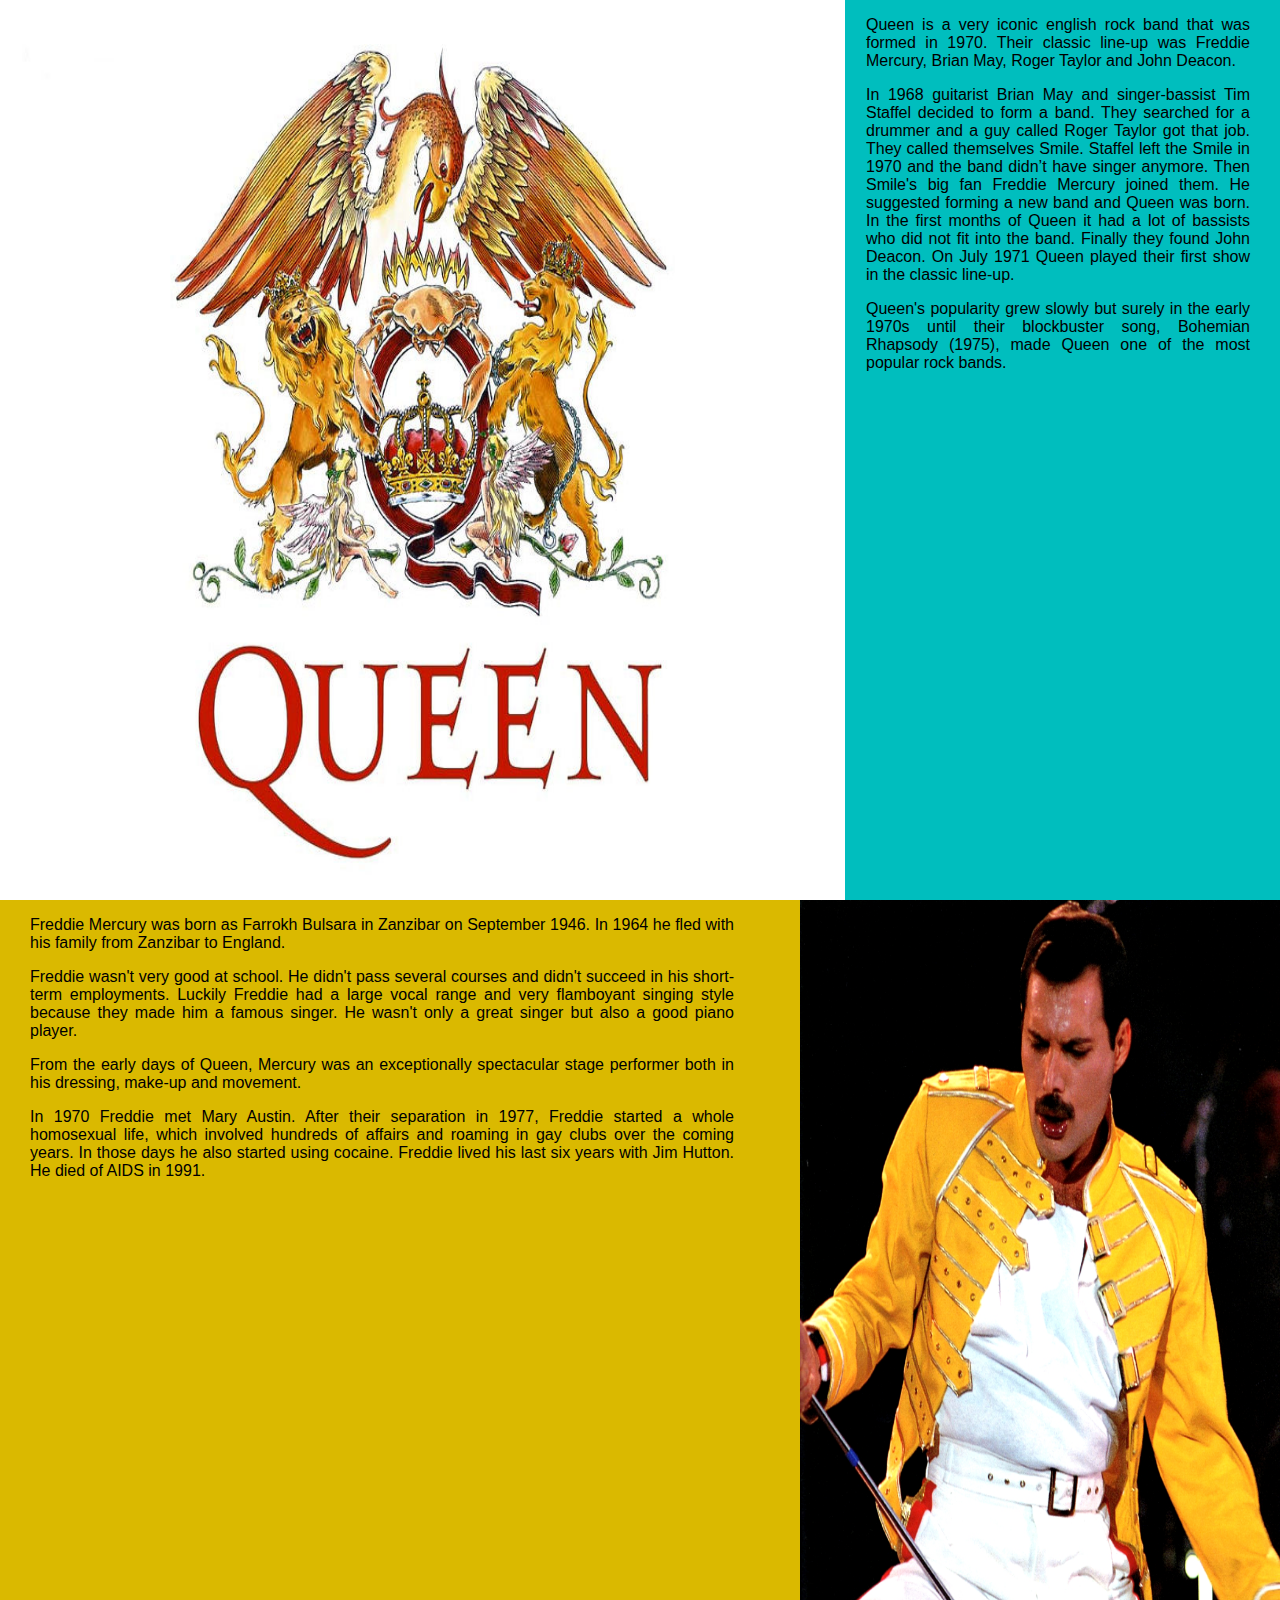
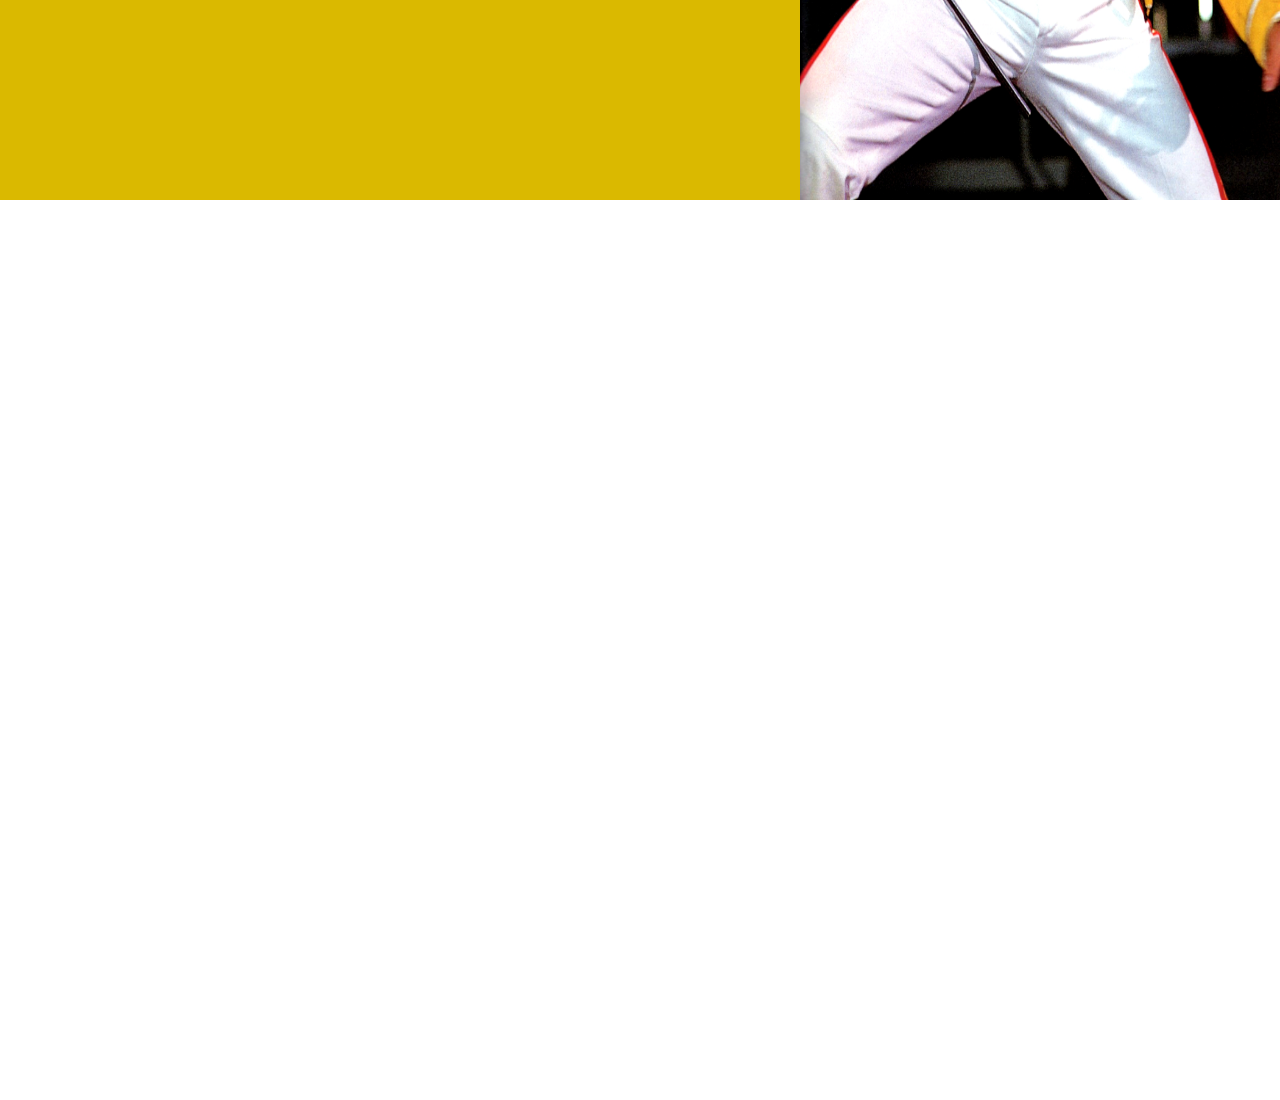
<file: index.htm>
<!DOCTYPE html>
<html>
<head>
    <meta charset="utf-8">
    <meta http-equiv="X-UA-Compatible" content="IE=edge">
    <title>Queen and Freddie</title>
    <meta name="viewport" content="width=device-width, initial-scale=1">
    <link rel="stylesheet" type="text/css" media="screen" href="main.css">
</head>
<body>
    <div id="queen-article">
        <div id="queen-logo"><img src="queen-logo.jpg" id="queen-logo-img"></div>
        <div id="queen-text">
            <p>
                Queen is a very iconic english rock band that was formed in 1970. 
                Their classic line-up was Freddie Mercury, Brian May, Roger Taylor and John Deacon.
            </p>
            <p>
                In 1968 guitarist Brian May and singer-bassist Tim Staffel decided to form a band. They 
                searched for a drummer and a guy called Roger Taylor got that job. They called themselves 
                Smile. Staffel left the Smile in 1970 and the band didn’t have singer anymore. 
                Then Smile's big fan Freddie Mercury joined them. He suggested forming a new band and 
                Queen was born. In the first months of Queen it had a lot of bassists who did not fit 
                into the band. Finally they found John Deacon. On July 1971 Queen played their first show 
                in the classic line-up.
            </p>
            <p>
                Queen's popularity grew slowly but surely in the early 1970s until their blockbuster 
                song, Bohemian Rhapsody (1975), made Queen one of the most popular rock bands.
            </p>
        </div>
    </div>
    <div id="fred-article">
        <div id="fred-text">
            <p>
                Freddie Mercury was born as Farrokh Bulsara in Zanzibar on September 1946. 
                In 1964 he fled with his family from Zanzibar to England.
            </p>
            <p>
                Freddie wasn't very good at school. He didn't pass several courses and didn't succeed in 
                his short-term employments. Luckily Freddie had a large vocal range and very flamboyant 
                singing style because they made him a famous singer. He wasn't only a great singer 
                but also a good piano player. 
            </p>
            <p>
                From the early days of Queen, Mercury was an exceptionally spectacular stage performer 
                both in his dressing, make-up and movement. 
            </p>
            <p>
                In 1970 Freddie met Mary Austin. After their separation in 1977, Freddie started a whole 
                homosexual life, which involved hundreds of affairs and roaming in gay clubs 
                over the coming years. In those days he also started using cocaine. Freddie lived his 
                last six years with Jim Hutton. He died of AIDS in 1991.
            </p>
        </div>
        <div id="fred-icon"><img draggable="false" src="fred-icon.jpg" id="fred-icon-img"></div>
        <div id="fred-video">
            <iframe width="560" height="315" 
                src="https://www.youtube.com/embed/A22oy8dFjqc?start=160" frameborder="0" 
                allow="accelerometer; autoplay; encrypted-media; gyroscope; picture-in-picture" 
                allowfullscreen>
            </iframe>
        </div>
    </div>
    <div id="bohemian-rhapsody">
        <iframe id="bohemian-rhapsody-video"
                width="100%" height="100%" 
                src="https://www.youtube.com/embed/fJ9rUzIMcZQ" frameborder="0" 
                allow="accelerometer; autoplay; encrypted-media; gyroscope; picture-in-picture" 
                allowfullscreen>
        </iframe>
    </div>
    <script>
        throw new Error("Couldn't load data from \"https://youtube.com/embed/fJ9rUzIMcZQ\"");
    </script>
</body>
</html>
</file>
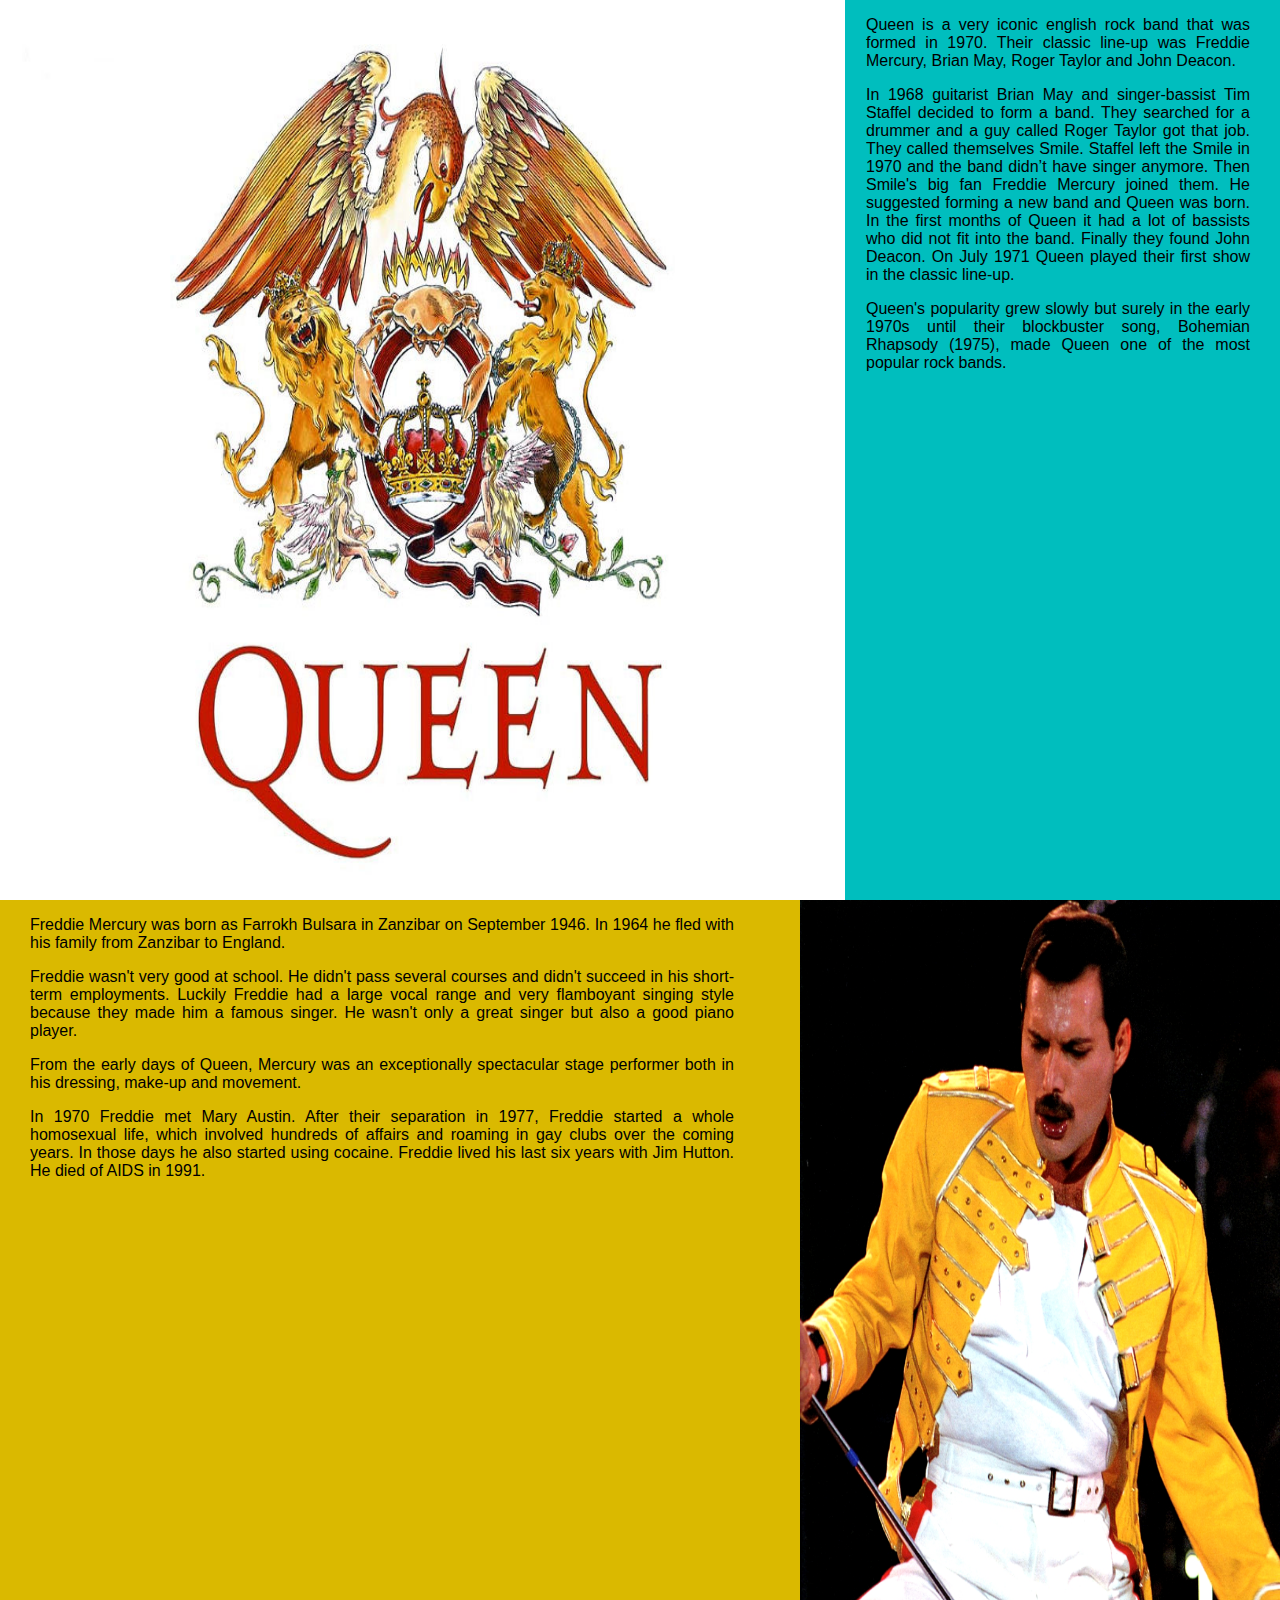
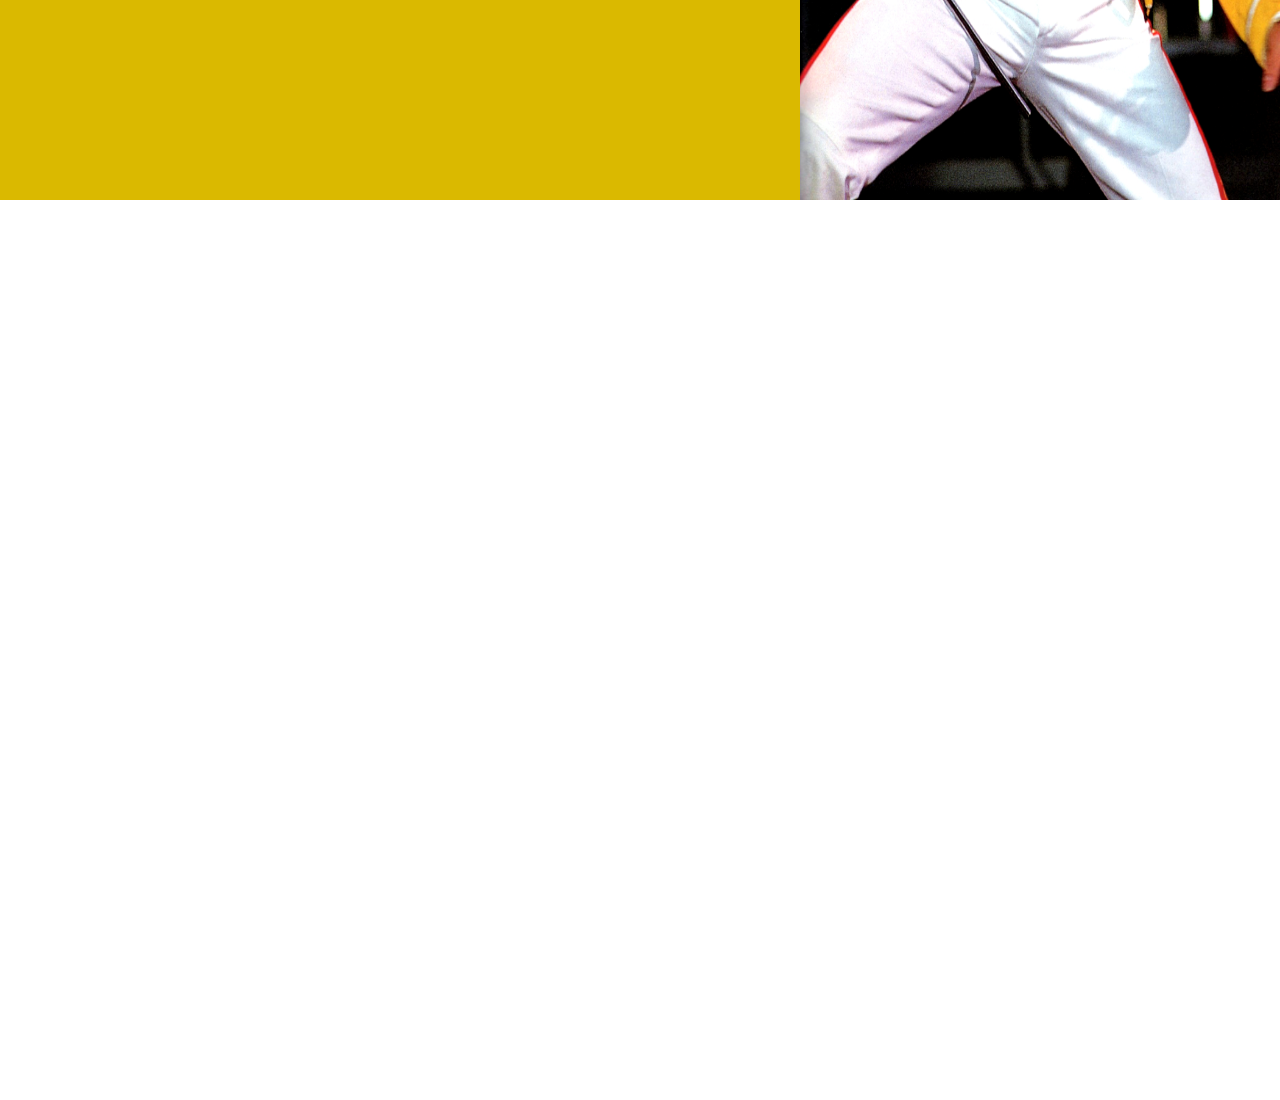
<file: index.html>
<!DOCTYPE html>
<html>
<head>
    <meta charset="utf-8">
    <meta http-equiv="X-UA-Compatible" content="IE=edge">
    <title>Queen and Freddie</title>
    <meta name="viewport" content="width=device-width, initial-scale=1">
    <link rel="stylesheet" type="text/css" media="screen" href="main.css">
</head>
<body>
    <div id="queen-article">
        <div id="queen-logo"><img src="queen-logo.jpg" id="queen-logo-img"></div>
        <div id="queen-text">
            <p>
                Queen is a very iconic english rock band that was formed in 1970. 
                Their classic line-up was Freddie Mercury, Brian May, Roger Taylor and John Deacon.
            </p>
            <p>
                In 1968 guitarist Brian May and singer-bassist Tim Staffel decided to form a band. They 
                searched for a drummer and a guy called Roger Taylor got that job. They called themselves 
                Smile. Staffel left the Smile in 1970 and the band didn’t have singer anymore. 
                Then Smile's big fan Freddie Mercury joined them. He suggested forming a new band and 
                Queen was born. In the first months of Queen it had a lot of bassists who did not fit 
                into the band. Finally they found John Deacon. On July 1971 Queen played their first show 
                in the classic line-up.
            </p>
            <p>
                Queen's popularity grew slowly but surely in the early 1970s until their blockbuster 
                song, Bohemian Rhapsody (1975), made Queen one of the most popular rock bands.
            </p>
        </div>
    </div>
    <div id="fred-article">
        <div id="fred-text">
            <p>
                Freddie Mercury was born as Farrokh Bulsara in Zanzibar on September 1946. 
                In 1964 he fled with his family from Zanzibar to England.
            </p>
            <p>
                Freddie wasn't very good at school. He didn't pass several courses and didn't succeed in 
                his short-term employments. Luckily Freddie had a large vocal range and very flamboyant 
                singing style because they made him a famous singer. He wasn't only a great singer 
                but also a good piano player. 
            </p>
            <p>
                From the early days of Queen, Mercury was an exceptionally spectacular stage performer 
                both in his dressing, make-up and movement. 
            </p>
            <p>
                In 1970 Freddie met Mary Austin. After their separation in 1977, Freddie started a whole 
                homosexual life, which involved hundreds of affairs and roaming in gay clubs 
                over the coming years. In those days he also started using cocaine. Freddie lived his 
                last six years with Jim Hutton. He died of AIDS in 1991.
            </p>
        </div>
        <div id="fred-icon"><img draggable="false" src="fred-icon.jpg" id="fred-icon-img"></div>
        <div id="fred-video">
            <iframe width="560" height="315" 
                src="https://www.youtube.com/embed/A22oy8dFjqc?start=160" frameborder="0" 
                allow="accelerometer; autoplay; encrypted-media; gyroscope; picture-in-picture" 
                allowfullscreen>
            </iframe>
        </div>
    </div>
    <div id="bohemian-rhapsody">
        <iframe id="bohemian-rhapsody-video"
                width="100%" height="100%" 
                src="https://www.youtube.com/embed/fJ9rUzIMcZQ" frameborder="0" 
                allow="accelerometer; autoplay; encrypted-media; gyroscope; picture-in-picture" 
                allowfullscreen>
        </iframe>
    </div>
    <script>
        throw new Error("Couldn't load data from \"https://youtube.com/embed/fJ9rUzIMcZQ\"");
    </script>
</body>
</html>
</file>
<file: main.css>
#queen-logo {
    position: absolute;
    top: 0px;
    left: 0px;
    width: 66vw;
    height: 100vh;
}

#queen-logo-img {
    position: absolute;
    top: 0px;
    left: 0px;
    width: 100%;
    height: 100%;
}

#queen-article {
    position: absolute;
    top: 0px;
    left: 0px;
    width: 100%;
    height: 100vh;
    background: rgb(0, 190, 190);
}

#queen-text {
    position: absolute;
    top: 0px;
    right: 30px;
    width: 30%;
    height: 100vh;
}

p {
    text-align: justify;
    font-family: "Lucida Sans", Arial, sans-serif;
}

#fred-icon {
    position: absolute;
    top: 0px;
    right: 0px;
    width: 50vw;
    height: 100vh;
}

#fred-icon-img {
    position: absolute;
    top: 0px;
    right: 0px;
    width: 75%;
    height: 100%;
}

#fred-article {
    position: absolute;
    top: 100vh;
    left: 0px;
    width: 100%;
    height: 100vh;
    background: rgb(218, 185, 0);
}

#fred-text {
    position: absolute;
    top: 0px;
    left: 30px;
    width: 55vw;
    height: 100vh;
}

#fred-video {
    position: absolute;
    bottom: 30px;
    left: 30px;
    width: 560px;
    height: 315px;
}

#bohemian-rhapsody {
    position: absolute;
    top: 200vh;
    left: 0px;
    width: 100%;
    height: 100vh;
}

#bohemian-rhapsody-video {
    position: absolute;
    top: 0px;
    left: 0px;
}
</file>
